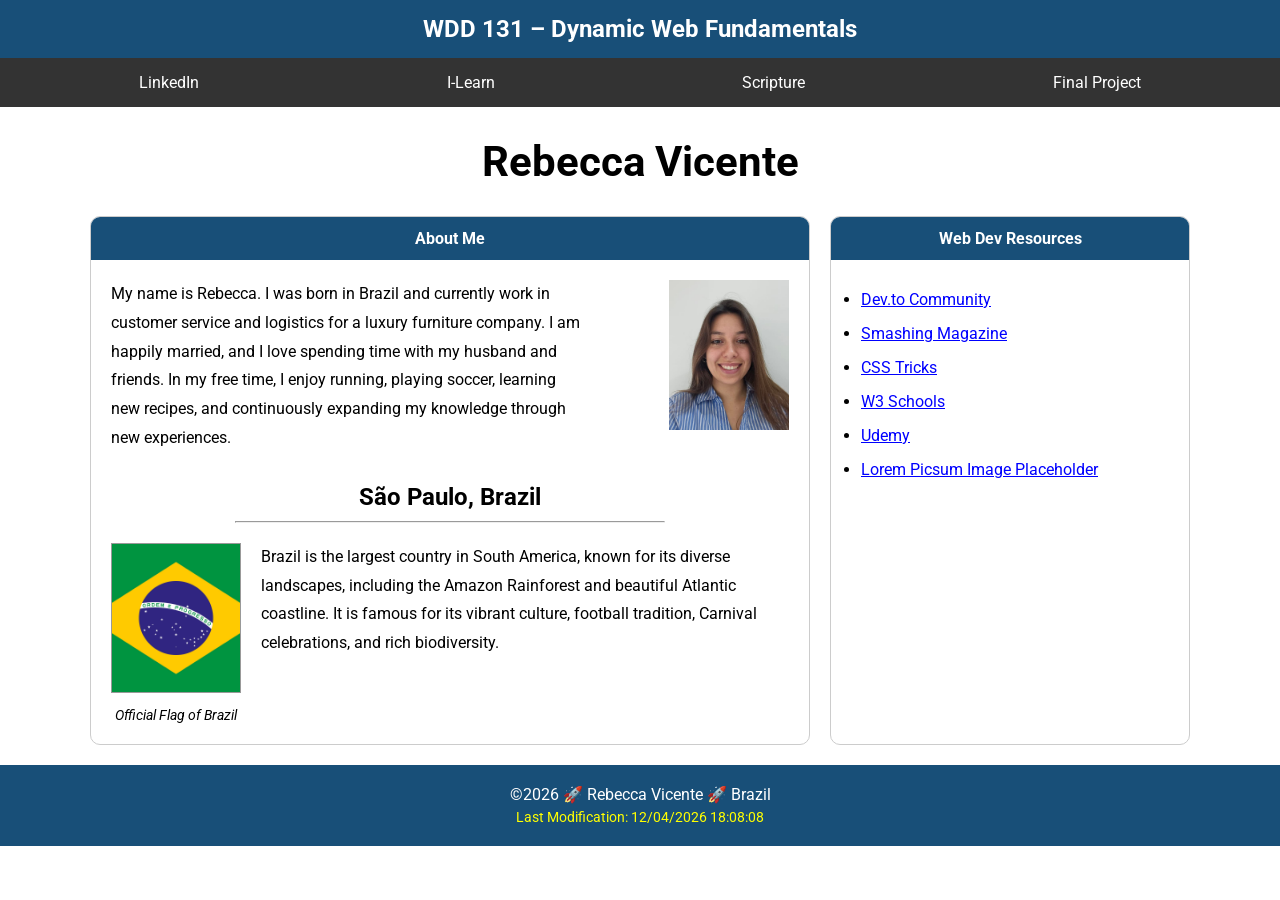
<file: index.html>
<!DOCTYPE html>
<html lang="en">
<head>
    <meta charset="UTF-8">
    <meta name="viewport" content="width=device-width, initial-scale=1.0">
    <meta name="description" content="WDD 131 – Dynamic Web Fundamentals, Rebecca Vicente, HTML, CSS, JavaScript, web development">
    <meta name="author" content="Rebecca Vicente">
    <title>WDD 131 – Dynamic Web Fundamentals – Rebecca Vicente</title>
    <link rel="stylesheet" href="styles/base.css">
    <script src="scripts/getdates.js" defer></script>
    <link rel="preconnect" href="https://fonts.googleapis.com">
    <link rel="preconnect" href="https://fonts.gstatic.com" crossorigin>
    <link href="https://fonts.googleapis.com/css2?family=Roboto:wght@400;700&display=swap" rel="stylesheet">
</head>
<body>

    <!-- Header -->
    <header>
        <h2><span id="course-title">WDD 131 – Dynamic Web Fundamentals</span></h2>

        <nav>
            <a href="https://www.linkedin.com/in/rebeccavallezisilva/">LinkedIn</a>
            <a href="https://byupw.instructure.com/">I-Learn</a>
            <a href="https://www.churchofjesuschrist.org/study/scriptures/bofm/1-ne/21?lang=eng&id=p15-p16#p15">Scripture</a>
            <a href="#">Final Project</a>
        </nav>
    </header>

    <!-- Main --> 
    <main>

        <h1>Rebecca Vicente</h1>

        <div class="container">

            <!-- Left Card -->
            <section class="card about">

                <div class="card-title">
                    About Me
                </div>

                <div class="about-top">

                    <div class="about-text">
                        <p>
                            My name is Rebecca. I was born in Brazil and currently work in customer service 
                            and logistics for a luxury furniture company. I am happily married, and I love spending time with my husband and friends. 
                            In my free time, I enjoy running, playing soccer, learning new recipes, and continuously expanding my knowledge through new experiences.
                        </p>
                    </div>
                    <img src="images/profile.jpg" alt="Profile">
                </div>

                <h2>São Paulo, Brazil</h2>

                <hr>

                <div class="country">

                    <div class="flag">
                        <img src="images/brazil_flag.jpg" alt="Brazil Flag">
                        <p><em>Official Flag of Brazil</em></p>
                    </div>

                    <div class="country-text">
                        <p>
                            Brazil is the largest country in South America, known for its diverse landscapes, 
                        including the Amazon Rainforest and beautiful Atlantic coastline. It is famous for its
                         vibrant culture, football tradition, Carnival celebrations, and rich biodiversity.
                    </p>
                    </div>

                </div>

            </section>

            <!-- Right Card -->
            <section class="card resources">

                <div class="card-title">
                    Web Dev Resources
                </div>

                <ul>
                    <li><a href="#">Dev.to Community</a></li>
                    <li><a href="#">Smashing Magazine</a></li>
                    <li><a href="#">CSS Tricks</a></li>
                    <li><a href="#">W3 Schools</a></li>
                    <li><a href="#">Udemy</a></li>
                    <li><a href="#">Lorem Picsum Image Placeholder</a></li>
                </ul>

            </section>

        </div>

    </main>

    <!-- Footer -->
    <footer>
        
        <p>
            &copy;<span id="currentyear"></span>
           🚀 Rebecca Vicente 🚀 Brazil
        </p>

        <p id="lastModified"></p>
    </footer>

</body>
</html>
</file>
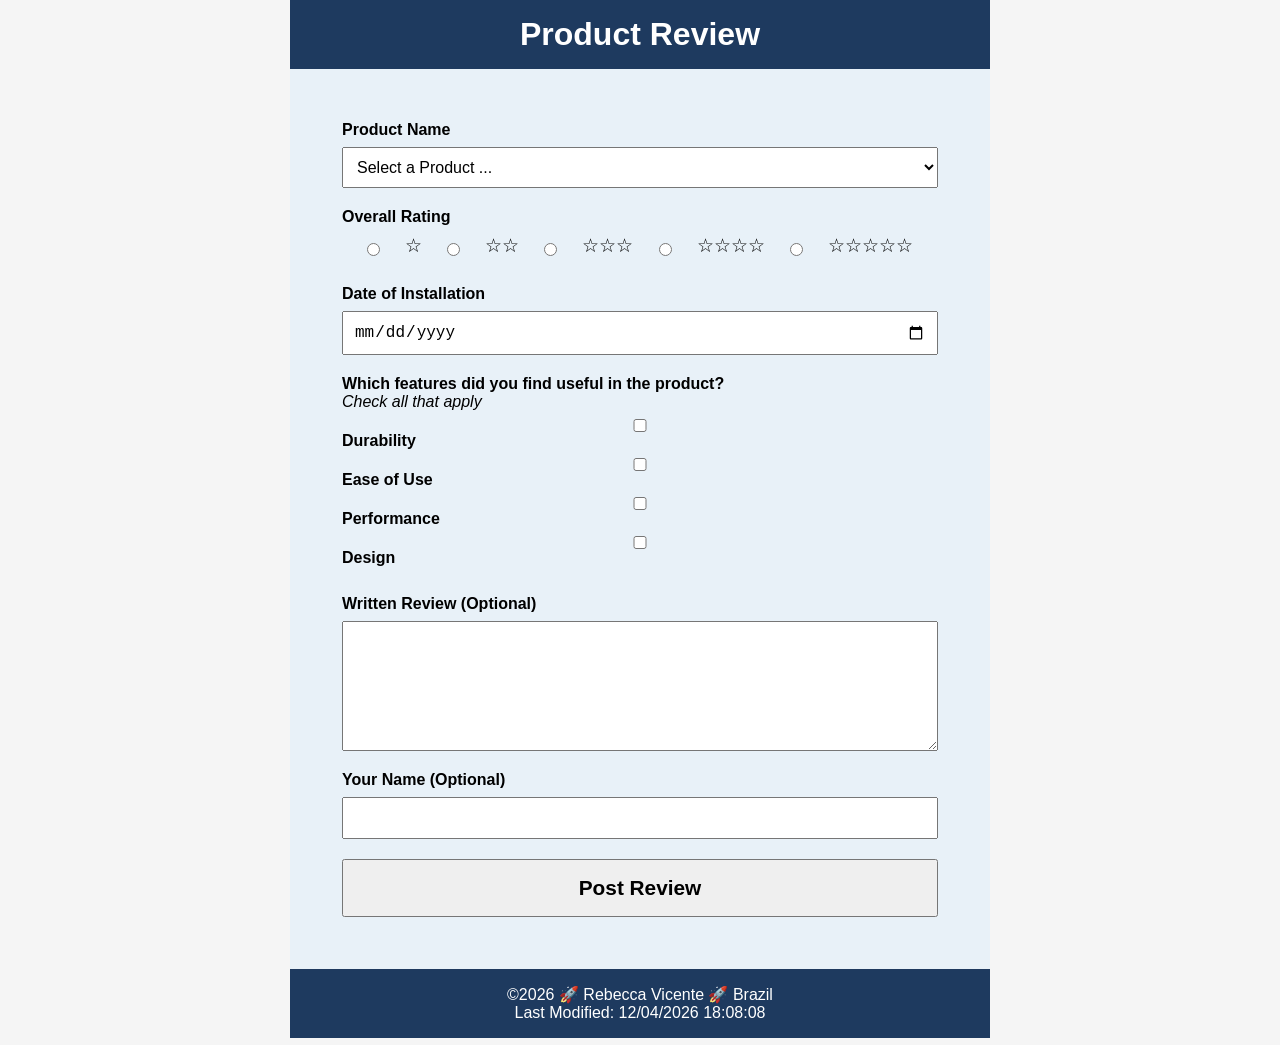
<file: form.html>
<!DOCTYPE html>
<html lang="en-US">
<head>
<meta charset="UTF-8">
<meta name="viewport" content="width=device-width, initial-scale=1.0">

<title>Product Review</title>
<meta name="description" content="Submit a review of your product by selecting a product, rating its quality, choosing useful features, and sharing your experience.">
<meta name="author" content="Rebecca">

<link rel="stylesheet" href="review.css">

<script src="review.js" defer></script>

</head>

<body>

<header>
<h1>Product Review</h1>
</header>

<main>

<form method="get" action="review.html">

<div class="form-group">

<label for="product">Product Name</label>

<select id="product" name="product" required>

<option value="" disabled selected>Select a Product ...</option>

</select>

</div>


<div class="form-group">

<label>Overall Rating</label>

<div class="stars">

<input type="radio" id="one" name="rating" value="1" required>
<label for="one">☆</label>

<input type="radio" id="two" name="rating" value="2" required>
<label for="two">☆☆</label>

<input type="radio" id="three" name="rating" value="3" required>
<label for="three">☆☆☆</label>

<input type="radio" id="four" name="rating" value="4" required>
<label for="four">☆☆☆☆</label>

<input type="radio" id="five" name="rating" value="5" required>
<label for="five">☆☆☆☆☆</label>
</div>

</div>


<div class="form-group">

<label for="install">Date of Installation</label>

<input
type="date"
id="install"
name="install"
required>

</div>


<div class="form-group">

<label>Which features did you find useful in the product?<br>
<span>Check all that apply</span>
</label>

<input type="checkbox" id="durability" name="features" value="Durability">
<label for="durability">Durability</label>

<input type="checkbox" id="ease" name="features" value="Ease of Use">
<label for="ease">Ease of Use</label>

<input type="checkbox" id="performance" name="features" value="Performance">
<label for="performance">Performance</label>

<input type="checkbox" id="design" name="features" value="Design">
<label for="design">Design</label>
</div>


<div class="form-group">

<label for="review">Written Review (Optional)</label>

<textarea
id="review"
name="review"
rows="6"></textarea>

</div>


<div class="form-group">

<label for="username">Your Name (Optional)</label>

<input
type="text"
id="username"
name="username">

</div>

<input
type="submit"
value="Post Review"
class="submit">

</form>

</main>

<footer>

<p>&copy;2026 🚀 Rebecca Vicente 🚀 Brazil</p>

<p id="lastModified"></p>

</footer>

</body>
</html>
</file>
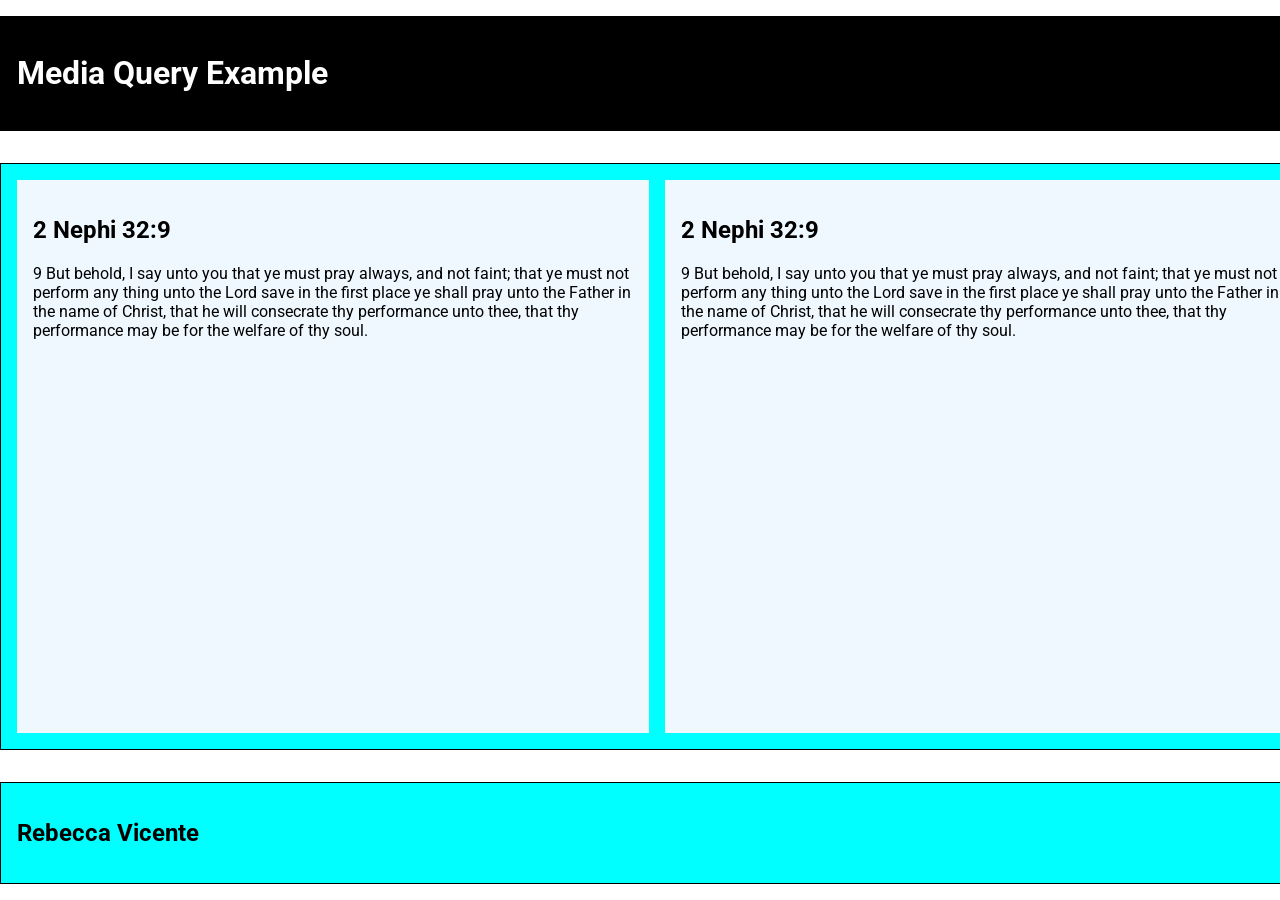
<file: monday.html>
<!DOCTYPE html>
<html lang="en">
<head>
    <meta charset="UTF-8">
    <meta name="viewport" content="width=device-width, initial-scale=1.0">
    <meta name="description" content="WDD 131 – Dynamic Web Fundamentals, Rebecca Vicente, HTML, CSS, JavaScript, web development">
    <meta name="author" content="Rebecca Vicente">
    <title>WDD 131 – Dynamic Web Fundamentals – Rebecca Vicente</title>
    <link rel="preconnect" href="https://fonts.googleapis.com">
    <link rel="preconnect" href="https://fonts.gstatic.com" crossorigin>
    <link href="https://fonts.googleapis.com/css2?family=Roboto:ital,wght@0,100..900;1,100..900&display=swap" rel="stylesheet">
    <link rel="stylesheet" href="monday1.css">
    
</head>

</body>


    <!-- Header -->
    <header>
       <h1>Media Query Example</h1>
           </header>
    <!-- Main --> 
    <main>
        <section>
            <h2>2 Nephi 32:9</h2>
            <p>9 But behold, I say unto you that ye must pray 
                always, and not faint; that ye must not perform any thing unto the Lord save in the first place ye shall pray unto the Father in the name of Christ, that he will consecrate thy performance unto thee, 
                that thy performance may be for the welfare of thy soul.
            </p>
        </section>
        <section>
            <h2>2 Nephi 32:9</h2>
            <p>9 But behold, I say unto you that ye must pray 
                always, and not faint; that ye must not perform any thing unto the Lord save in the first place ye shall pray unto the Father in the name of Christ, that he will consecrate thy performance unto thee, 
                that thy performance may be for the welfare of thy soul.
            </p>
        </section>
    </main>
    <footer>
        <h2>Rebecca Vicente</h2>
    </footer>

</body>
</html>
</file>
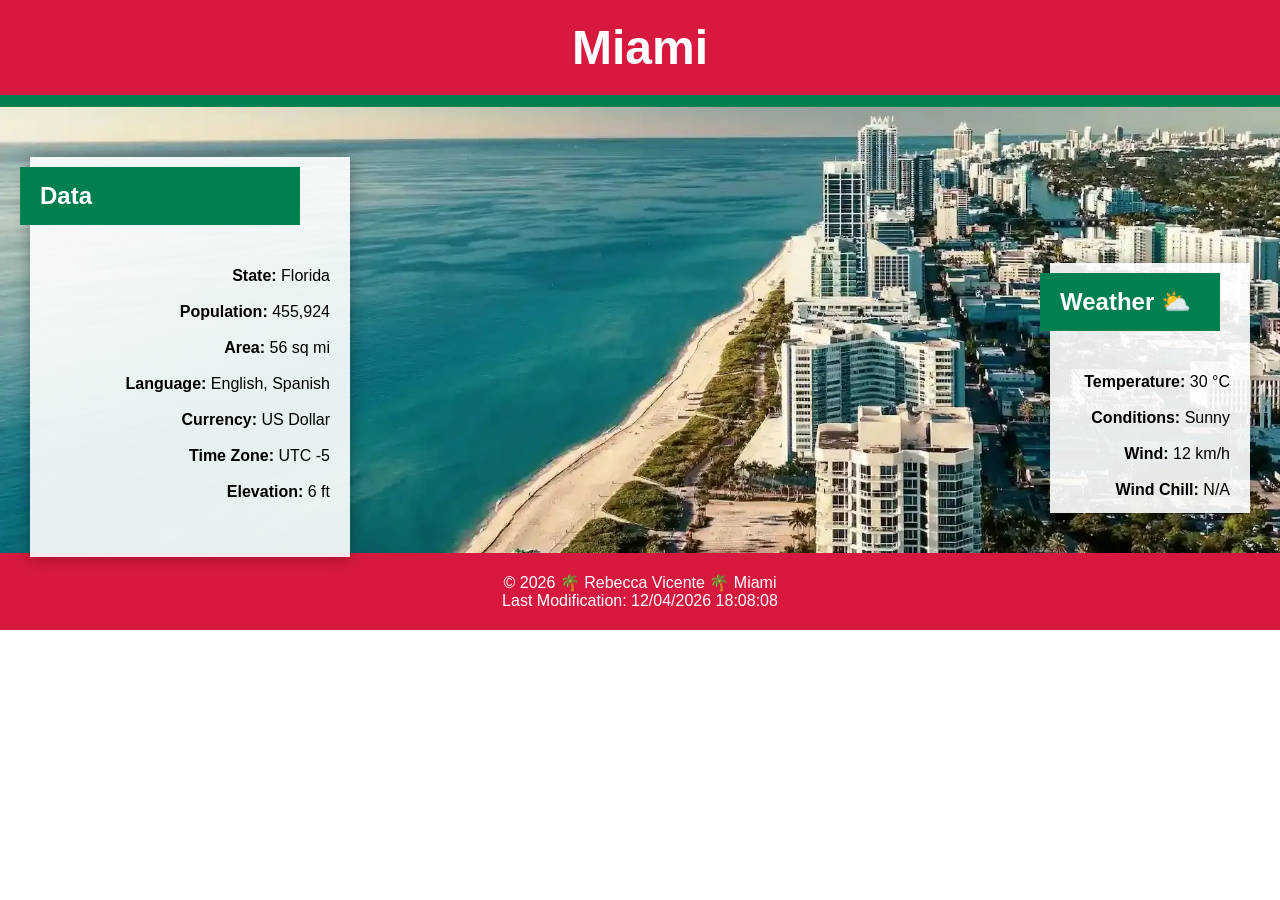
<file: place.html>
<!DOCTYPE html>
<html lang="en-US">
<head>
    <meta charset="UTF-8">
    <meta name="viewport" content="width=device-width, initial-scale=1.0">

    <title>Miami</title>

    <meta name="description" content="Explore Miami, Florida, including its population, geography, climate, and current weather information.">
    <meta name="author" content="Rebecca Vicente">

    <link rel="stylesheet" href="styles/place.css">

    <script src="scripts/place.js" defer></script>
</head>

<body>

<header>
    <h1>Miami</h1>
</header>

<main>

<picture>
    <source media="(max-width: 600px)" srcset="images/miami-small.webp">
    <source media="(max-width: 900px)" srcset="images/miami-medium.webp">
    <img src="images/miami-large.webp" alt="Miami Skyline">
</picture>

<section class="data">

    <h2>Data</h2>

    <p><strong>State:</strong> Florida</p>
    <p><strong>Population:</strong> 455,924</p>
    <p><strong>Area:</strong> 56 sq mi</p>
    <p><strong>Language:</strong> English, Spanish</p>
    <p><strong>Currency:</strong> US Dollar</p>
    <p><strong>Time Zone:</strong> UTC -5</p>
    <p><strong>Elevation:</strong> 6 ft</p>

</section>

<section class="weather">

    <h2>Weather</h2>

    <img src="images/sun.svg" alt="Weather Icon" class="mobile-icon">

   <p><strong>Temperature:</strong> <span id="temp">30</span> °C</p>

    <p><strong>Conditions:</strong> Sunny</p>

    <p><strong>Wind:</strong> <span id="wind">12</span> km/h</p>

    <p><strong>Wind Chill:</strong>
        <span id="windchill"></span>
    </p>

</section>

</main>

<footer>

    <p>
        &copy;
        <span id="currentyear"></span>
        🌴 Rebecca Vicente 🌴 Miami
    </p>

    <p id="lastModified"></p>

</footer>

</body>
</html>
</file>
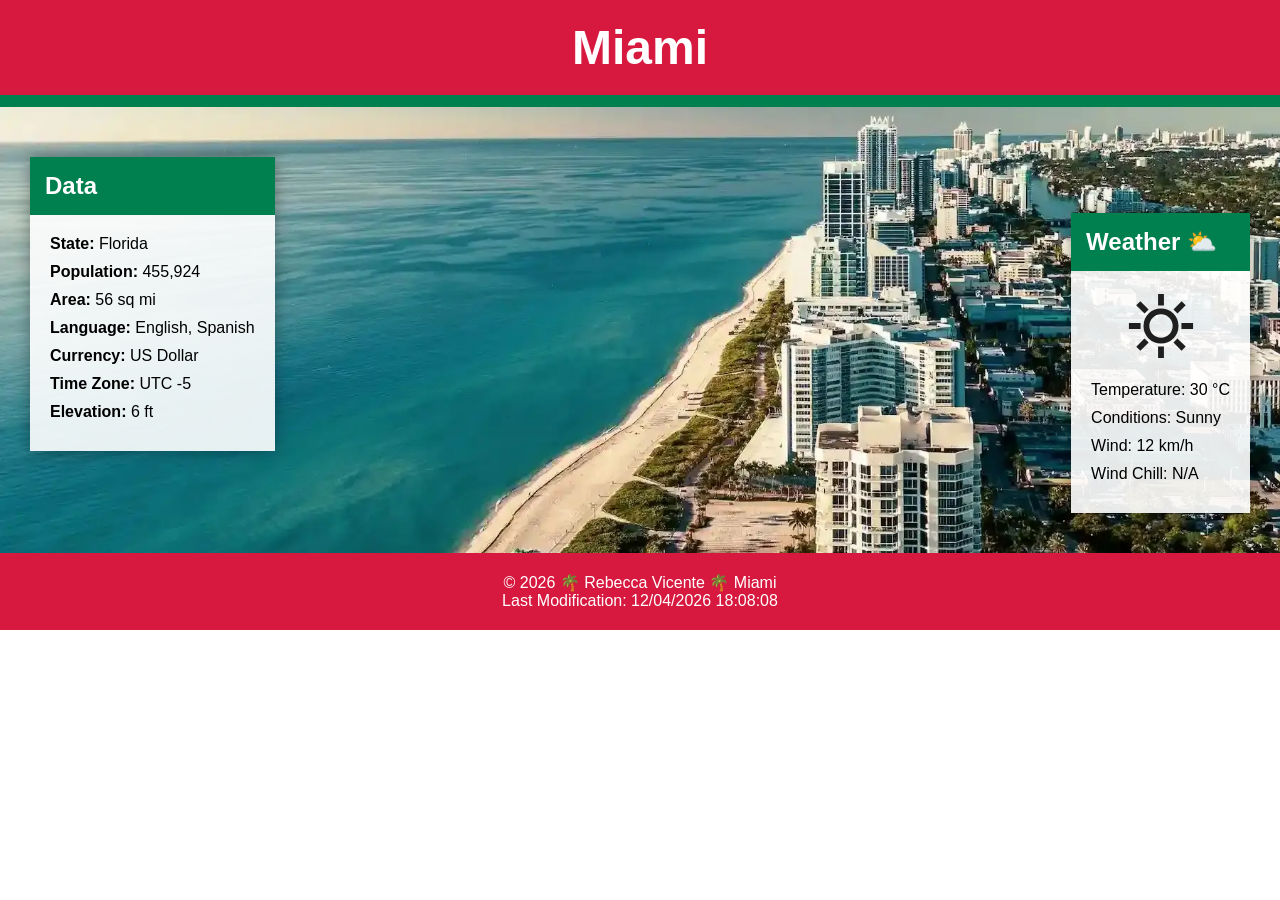
<file: places.html>
<!DOCTYPE html>
<html lang="en-US">
<head>
    <meta charset="UTF-8">
    <meta name="viewport" content="width=device-width, initial-scale=1.0">

    <title>Miami</title>

    <meta name="description" content="Discover Miami, Florida.">
    <meta name="author" content="Rebecca Vicente">

    <link rel="stylesheet" href="styles/places.css">

    <script src="scripts/places.js" defer></script>
</head>

<body>

<header>
    <h1>Miami</h1>
</header>

<main>

<picture>
    <source media="(max-width: 600px)" srcset="images/miami-small.webp">
    <source media="(max-width: 900px)" srcset="images/miami-medium.webp">
    <img src="images/miami-large.webp" alt="Miami Skyline">
</picture>

<section class="data">

    <h2>Data</h2>

    <p><strong>State:</strong> Florida</p>
    <p><strong>Population:</strong> 455,924</p>
    <p><strong>Area:</strong> 56 sq mi</p>
    <p><strong>Language:</strong> English, Spanish</p>
    <p><strong>Currency:</strong> US Dollar</p>
    <p><strong>Time Zone:</strong> UTC -5</p>
    <p><strong>Elevation:</strong> 6 ft</p>

</section>

<section class="weather">

    <h2>Weather</h2>

    <img src="images/sun.svg" alt="Weather Icon" class="mobile-icon">

    <p>Temperature: <span id="temp">30</span> °C</p>

    <p>Conditions: Sunny</p>

    <p>Wind: <span id="wind">12</span> km/h</p>

    <p>Wind Chill:
        <span id="windchill"></span>
    </p>

</section>

</main>

<footer>

    <p>
        &copy;
        <span id="currentyear"></span>
        🌴 Rebecca Vicente 🌴 Miami
    </p>

    <p id="lastModified"></p>

</footer>

</body>
</html>
</file>
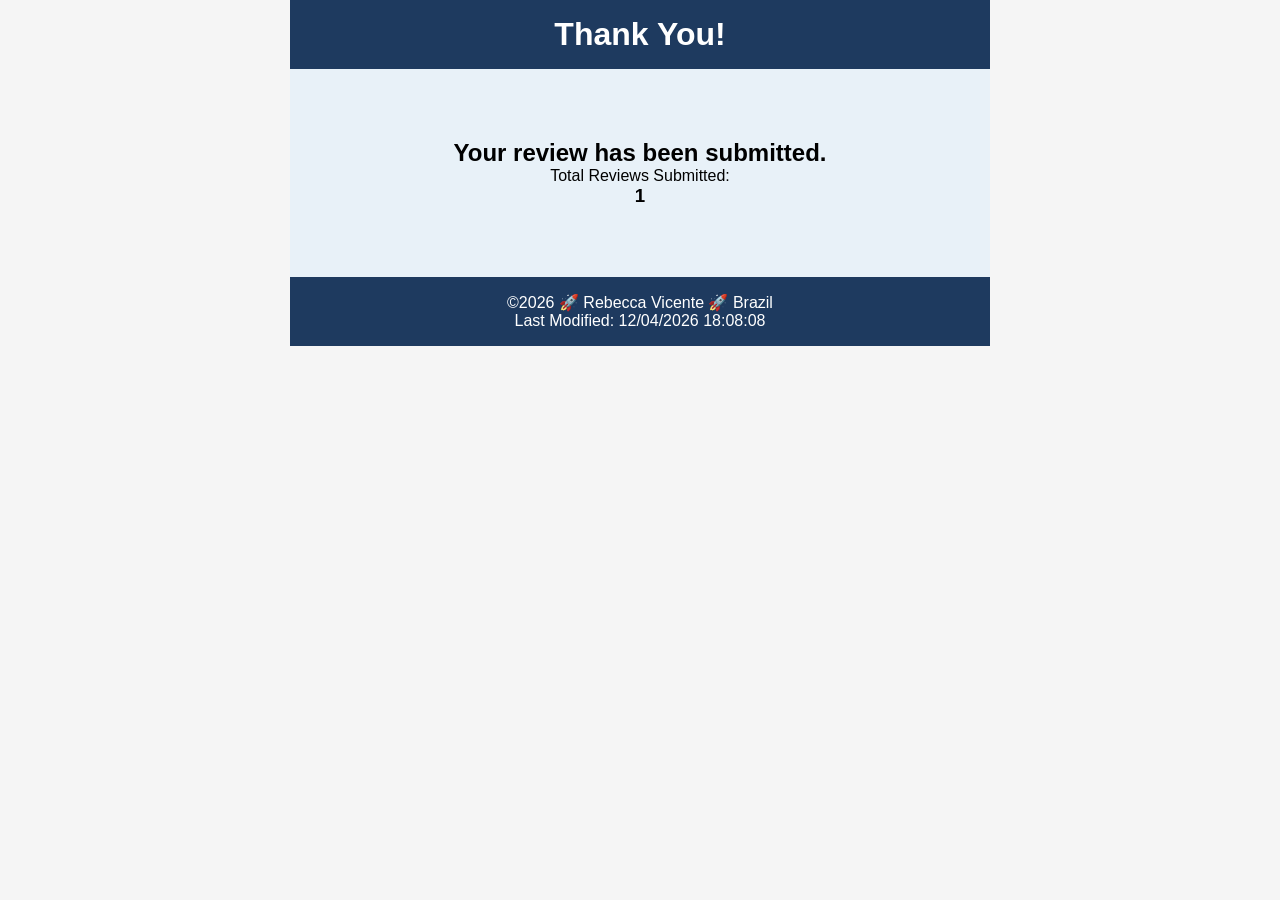
<file: review.html>
<!DOCTYPE html>
<html lang="en-US">

<head>

<meta charset="UTF-8">
<meta name="viewport" content="width=device-width, initial-scale=1.0">

<title>Review Submitted</title>

<link rel="stylesheet" href="review.css">

<script src="reviewcount.js" defer></script>

</head>

<body>

<header>

<h1>Thank You!</h1>

</header>

<main>

<section class="confirmation">

<h2>Your review has been submitted.</h2>

<p>Total Reviews Submitted:</p>

<h3 id="counter"></h3>

</section>

</main>

<footer>

<p>&copy;2026 🚀 Rebecca Vicente 🚀 Brazil</p>

<p id="lastModified"></p>

</footer>

</body>

</html>
</file>
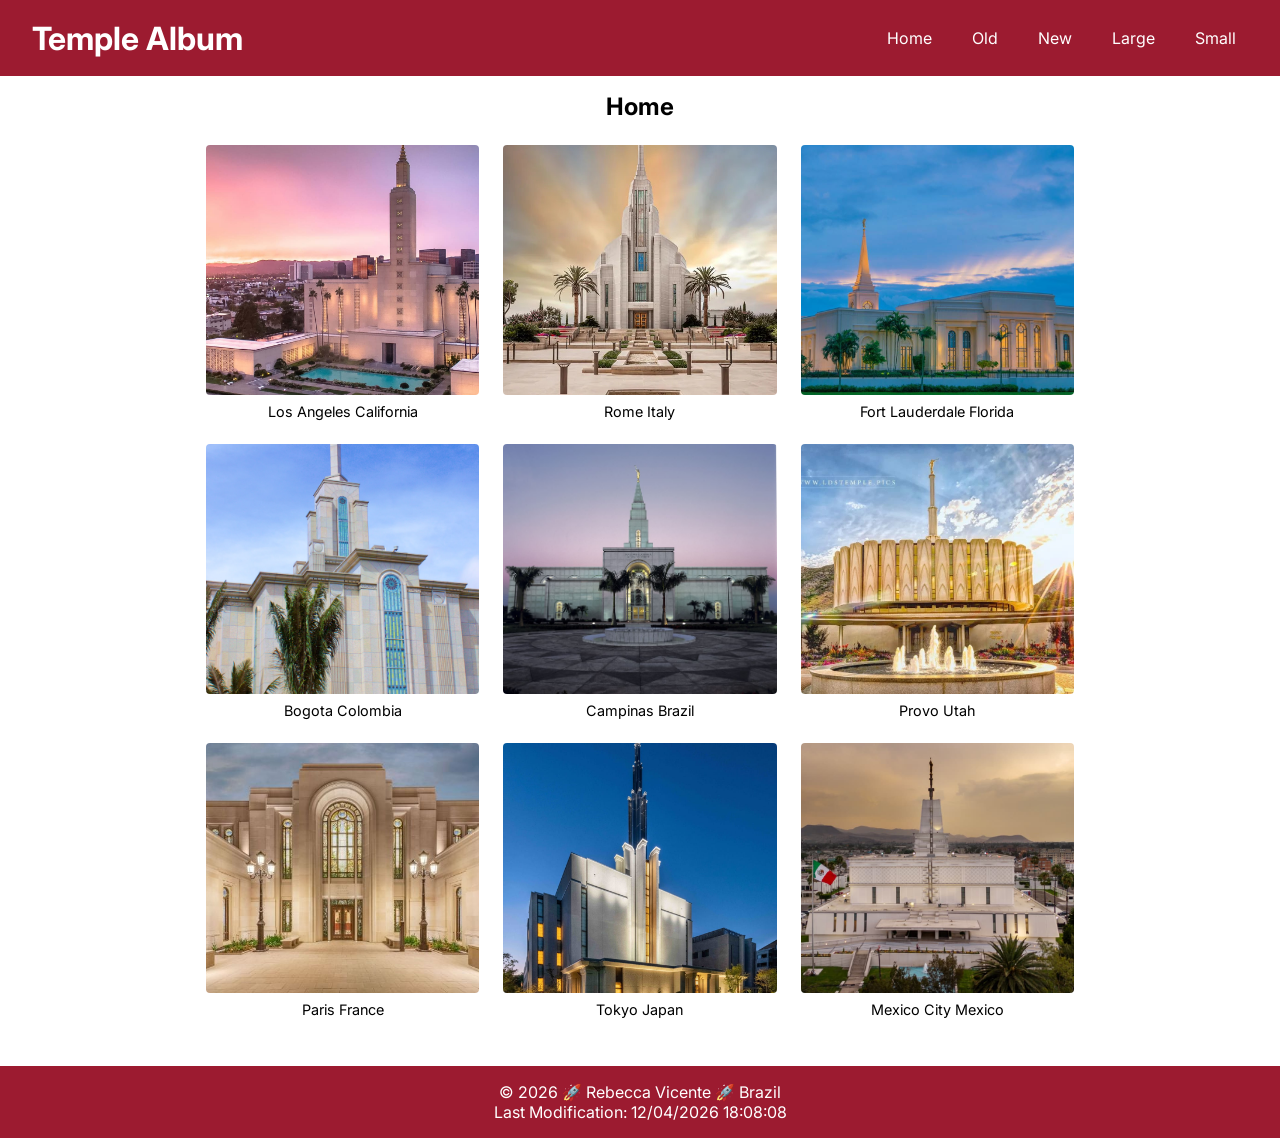
<file: temples.html>
<!DOCTYPE html>
<html lang="en-US">
<head>
    <meta charset="UTF-8">
    <meta name="viewport" content="width=device-width, initial-scale=1.0">

    <title>Temple Album</title>
    <meta name="description" content="Browse a collection of beautiful temple images from around the world in this responsive Temple Album created for the WDD 131 course.">
    <meta name="author" content="Rebecca Vicente">

    <!-- Google Font -->
    <link rel="preconnect" href="https://fonts.googleapis.com">
    <link rel="preconnect" href="https://fonts.gstatic.com" crossorigin>
    <link href="https://fonts.googleapis.com/css2?family=Inter:ital,opsz,wght@0,14..32,100..900;1,14..32,100..900&family=Roboto:ital,wght@0,100..900;1,100..900&display=swap" rel="stylesheet">

    <!-- Mobile First -->
    <link rel="stylesheet" href="styles/temples.css">
    <link rel="stylesheet" href="styles/temples-large.css">

    <script src="scripts/temples.js" defer></script>

</head>

<body>

<header>

    <h1>Temple Album</h1>

    <button id="menu" aria-label="Open Menu">☰</button>

    <nav id="nav-menu">

        <a href="#">Home</a>
        <a href="#">Old</a>
        <a href="#">New</a>
        <a href="#">Large</a>
        <a href="#">Small</a>

    </nav>

</header>

<main>

    <h2>Home</h2>

    <section class="gallery">

        <figure>
            <img src="images/temple1.jpg" alt="Temple">
            <figcaption>Los Angeles California</figcaption>
        </figure>

        <figure>
            <img src="images/temple2.jpg" alt="Temple">
            <figcaption>Rome Italy</figcaption>
        </figure>

        <figure>
            <img src="images/temple3.jpg" alt="Temple">
            <figcaption>Fort Lauderdale Florida</figcaption>
        </figure>

        <figure>
            <img src="images/temple4.jpg" alt="Temple">
            <figcaption>Bogota Colombia</figcaption>
        </figure>

        <figure>
            <img src="images/temple5.jpg" alt="Temple">
            <figcaption>Campinas Brazil</figcaption>
        </figure>

        <figure>
            <img src="images/temple6.jpg" alt="Temple">
            <figcaption>Provo Utah</figcaption>
        </figure>

        <figure>
            <img src="images/temple7.jpg" alt="Temple">
            <figcaption>Paris France</figcaption>
        </figure>

        <figure>
            <img src="images/temple8.jpg" alt="Temple">
            <figcaption>Tokyo Japan</figcaption>
        </figure>

        <figure>
            <img src="images/temple9.jpg" alt="Temple">
            <figcaption>Mexico City Mexico</figcaption>
        </figure>

    </section>

</main>

<footer>

    <p>
        &copy;
        <span id="currentyear"></span>
        🚀 Rebecca Vicente 🚀 Brazil
    </p>

    <p id="lastModified"></p>

</footer>

</body>
</html>
</file>
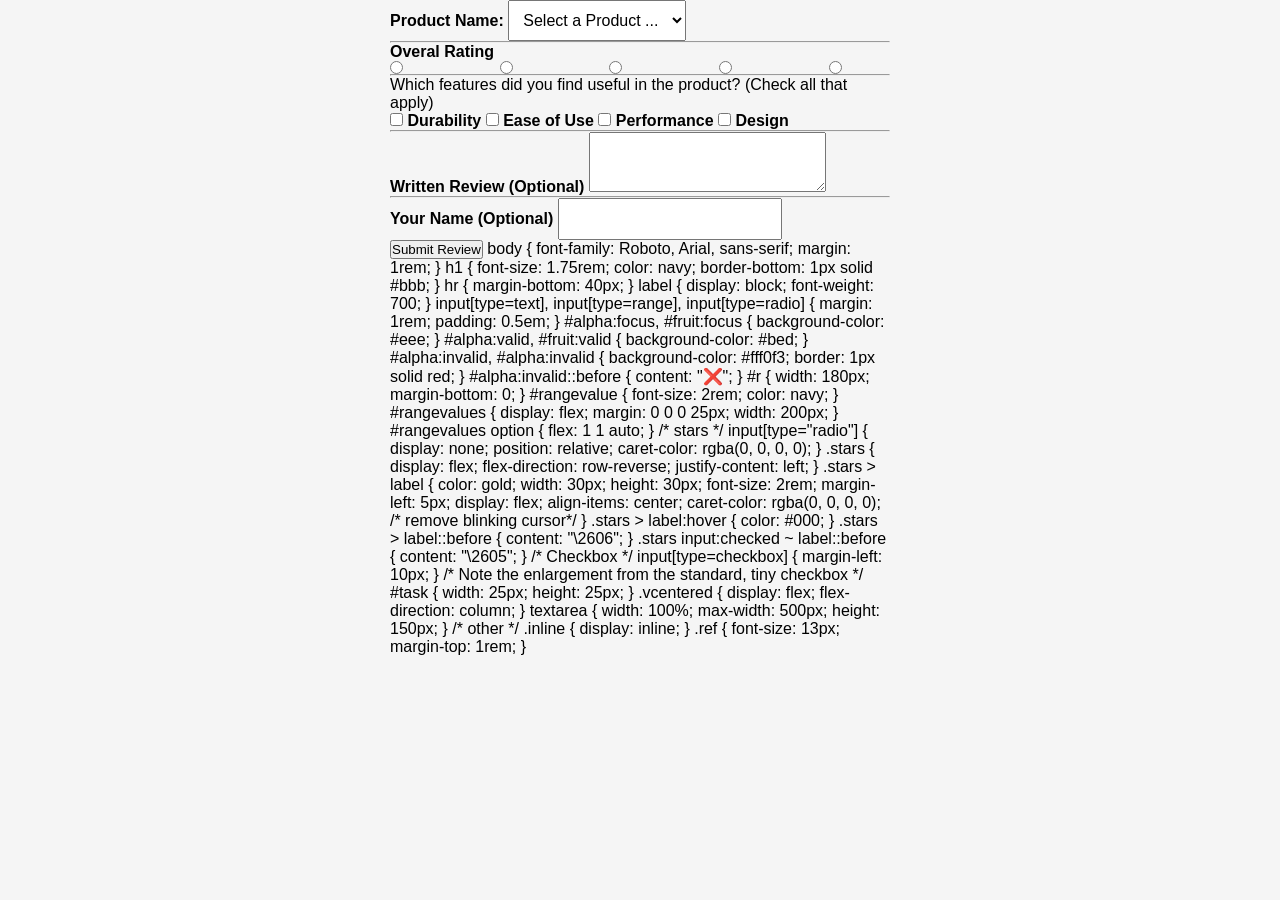
<file: teste.html>
<!DOCTYPE html>
<html lang="en-US">
<head>
    <meta charset="UTF-8">
    <meta name="viewport" content="width=device-width, initial-scale=1.0">

    <title>Product Review</title>
    <meta name="description" content="">
    <meta name="author" content="Rebecca Vicente">

    <!-- Google Font -->
    <link rel="preconnect" href="https://fonts.googleapis.com">
    <link rel="preconnect" href="https://fonts.gstatic.com" crossorigin>
    <link href="https://fonts.googleapis.com/css2?family=Inter:ital,opsz,wght@0,14..32,100..900;1,14..32,100..900&family=Roboto:ital,wght@0,100..900;1,100..900&display=swap" rel="stylesheet">

    <link rel="stylesheet" href="form.css">
    <script src="form.js" defer></script>



<!-- Product Name -->

<label for="product">Product Name:</label>

<select id="product" name="product" required>
    <option value="" disabled selected>Select a Product ...</option>
</select>


<!-- Overal rating -->

<div class="ref">
	<a href="https://developer.mozilla.org/en-US/docs/Web/HTML/Element/input/range"></a>
</div>
<hr>

<label>Overal Rating</label>
<div class="stars">
	<input type="radio" id="fivestar" name="stars" value="5" required><label for="fivestar"></label>
	<input type="radio" id="fourstar" name="stars" value="4" required><label for="fourstar"></label>
	<input type="radio" id="threestar" name="stars" value="3" required><label for="threestar"></label>
	<input type="radio" id="twostar" name="stars" value="2" required><label for="twostar"></label>
	<input type="radio" id="onestar" name="stars" value="1" required><label for="onestar"></label>
</div>
<div class="ref"><a href="https://codepen.io/nevkatz/pen/OJPBBpL" target="_blank"></a></div>
<hr>

<!-- 
Date of Installation
Use a input of type date to allow the user to select the date the product was installed.
The required attributes are an id, name, and required-->

<!--Checkbox-->


<div class="vcentered">
    <p>Which features did you find useful in the product? (Check all that apply)</p>

    <label for="durability">
        <input type="checkbox" id="durability" name="features" value="Durability">
        Durability
    </label>

    <label for="ease">
        <input type="checkbox" id="ease" name="features" value="Ease of Use">
        Ease of Use
    </label>

    <label for="performance">
        <input type="checkbox" id="performance" name="features" value="Performance">
        Performance
    </label>

    <label for="design">
        <input type="checkbox" id="design" name="features" value="Design">
        Design
    </label>
</div>


<div class="ref">
	<a href="https://developer.mozilla.org/en-US/docs/Web/HTML/Element/input/range"></a>
</div>
<hr>

<!-- Written Review-->
<label for="alpha">Written Review (Optional)</label>
<textarea id="alpha" name="alpha"></textarea>


<div class="ref">
	<a href="https://developer.mozilla.org/en-US/docs/Web/HTML/Element/input/range"></a>
</div>
<hr>

<!-- Name-->

<form method="get" action="review.html">
    <label for="name"> Your Name (Optional)</label>
    <input type="text" id="name" name="name">

    
</form>


<!-- Submit-->

<button type="submit">Submit Review</button>









body {
	font-family: Roboto, Arial, sans-serif;
	margin: 1rem;
}

h1 {
	font-size: 1.75rem;
	color: navy;
	border-bottom: 1px solid #bbb;
}

hr {
	margin-bottom: 40px;
}

label {
	display: block;
	font-weight: 700;
}

input[type=text], input[type=range], input[type=radio] {
	margin: 1rem;
	padding: 0.5em;
}

#alpha:focus, #fruit:focus {
	background-color: #eee;
}

#alpha:valid, #fruit:valid {
	background-color: #bed;
}
#alpha:invalid, #alpha:invalid {
	background-color: #fff0f3;
	border: 1px solid red;
}
#alpha:invalid::before {
	content: "❌";
}


#r {
	width: 180px;
	margin-bottom: 0;
}

#rangevalue {
	font-size: 2rem;
	color: navy;
}

#rangevalues {
	display: flex;
	margin: 0 0 0 25px;
	width: 200px;
}

#rangevalues option {
	flex: 1 1 auto;
}



/* stars */
input[type="radio"] {
	display: none;
	position: relative;
	caret-color: rgba(0, 0, 0, 0);
}

.stars {
	display: flex;
	flex-direction: row-reverse;
	justify-content: left;
}

.stars > label {
	color: gold;
	width: 30px;
	height: 30px;
	font-size: 2rem;
	margin-left: 5px;
	display: flex;
	align-items: center;
	caret-color: rgba(0, 0, 0, 0); /* remove blinking cursor*/
}

.stars > label:hover {
	color: #000;
}

.stars > label::before {
	content: "\2606";
}

.stars input:checked ~ label::before {
	content: "\2605";
}


/* Checkbox */
input[type=checkbox] {
	margin-left: 10px;
}
/* Note the enlargement from the standard, tiny checkbox */
#task {
	width: 25px;
	height: 25px;
}

.vcentered {
	display: flex;
    flex-direction: column;
	
}
textarea {
    width: 100%;
    max-width: 500px;
    height: 150px;
}

/* other */
.inline {
	display: inline;
}

.ref {
	font-size: 13px;
	margin-top: 1rem;
}
</file>
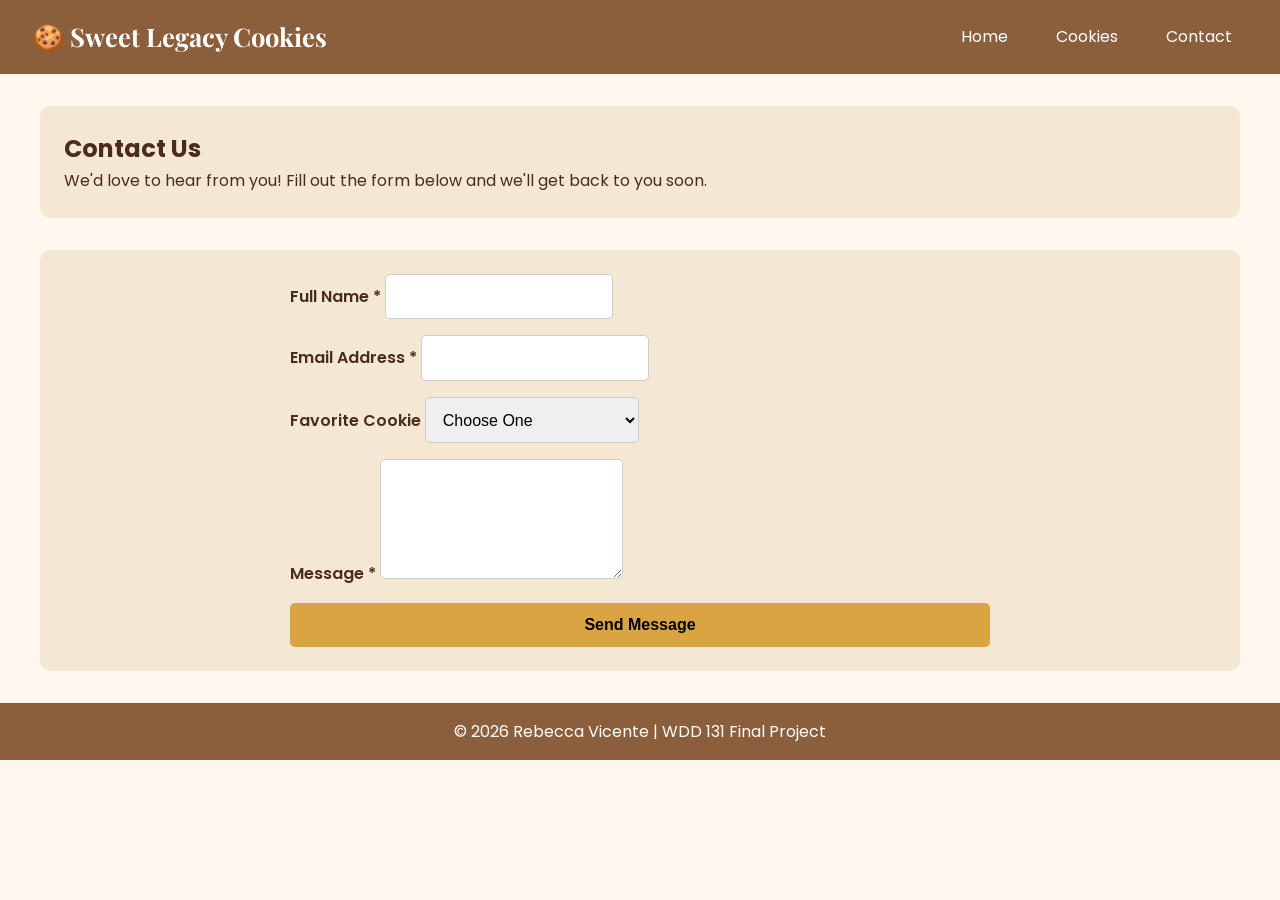
<file: project/contact.html>
<!DOCTYPE html>
<html lang="en-US">
<head>

<meta charset="UTF-8">
<meta name="viewport" content="width=device-width, initial-scale=1.0">

<title>Contact Us | Sweet Legacy Cookies</title>

<meta name="description" content="Contact Sweet Legacy Cookies for questions, orders, delivery information, or feedback.">

<meta name="author" content="Rebecca Vicente">

<link rel="preconnect" href="https://fonts.googleapis.com">
<link rel="preconnect" href="https://fonts.gstatic.com" crossorigin>

<link href="https://fonts.googleapis.com/css2?family=Playfair+Display:wght@700&family=Poppins:wght@400;600&display=swap" rel="stylesheet">

<link rel="stylesheet" href="css/styles.css">
<link rel="stylesheet" href="css/larger.css">

<script src="js/contact.js" defer></script>

</head>

<body>

<header>

<div class="logo">
🍪 Sweet Legacy Cookies
</div>

<button id="menuButton" aria-label="Open Navigation">
☰
</button>

<nav id="navigation">

<a href="siteplan.html">Home</a>

<a href="cookies.html">Cookies</a>

<a href="contact.html">Contact</a>

</nav>

</header>

<main>

<section>

<h1>Contact Us</h1>

<p>

We'd love to hear from you! Fill out the form below and we'll get back to you soon.

</p>

</section>

<section>

<form id="contactForm">

<div>

<label for="name">Full Name *</label>

<input
type="text"
id="name"
name="name"
required>

</div>

<div>

<label for="email">Email Address *</label>

<input
type="email"
id="email"
name="email"
required>

</div>

<div>

<label for="favorite">Favorite Cookie</label>

<select id="favorite" name="favorite">

<option value="">Choose One</option>

<option>Classic Chocolate Chip</option>

<option>Oatmeal Raisin</option>

<option>Sugar Cookie</option>

<option>Double Chocolate</option>

<option>Peanut Butter</option>

<option>Snickerdoodle</option>

</select>

</div>

<div>

<label for="message">Message *</label>

<textarea
id="message"
name="message"
required></textarea>

</div>

<input type="submit" value="Send Message">

</form>

<div id="confirmation"></div>

</section>

</main>

<footer>

<p>

© 2026 Rebecca Vicente | WDD 131 Final Project

</p>

</footer>

</body>
</html>
</file>
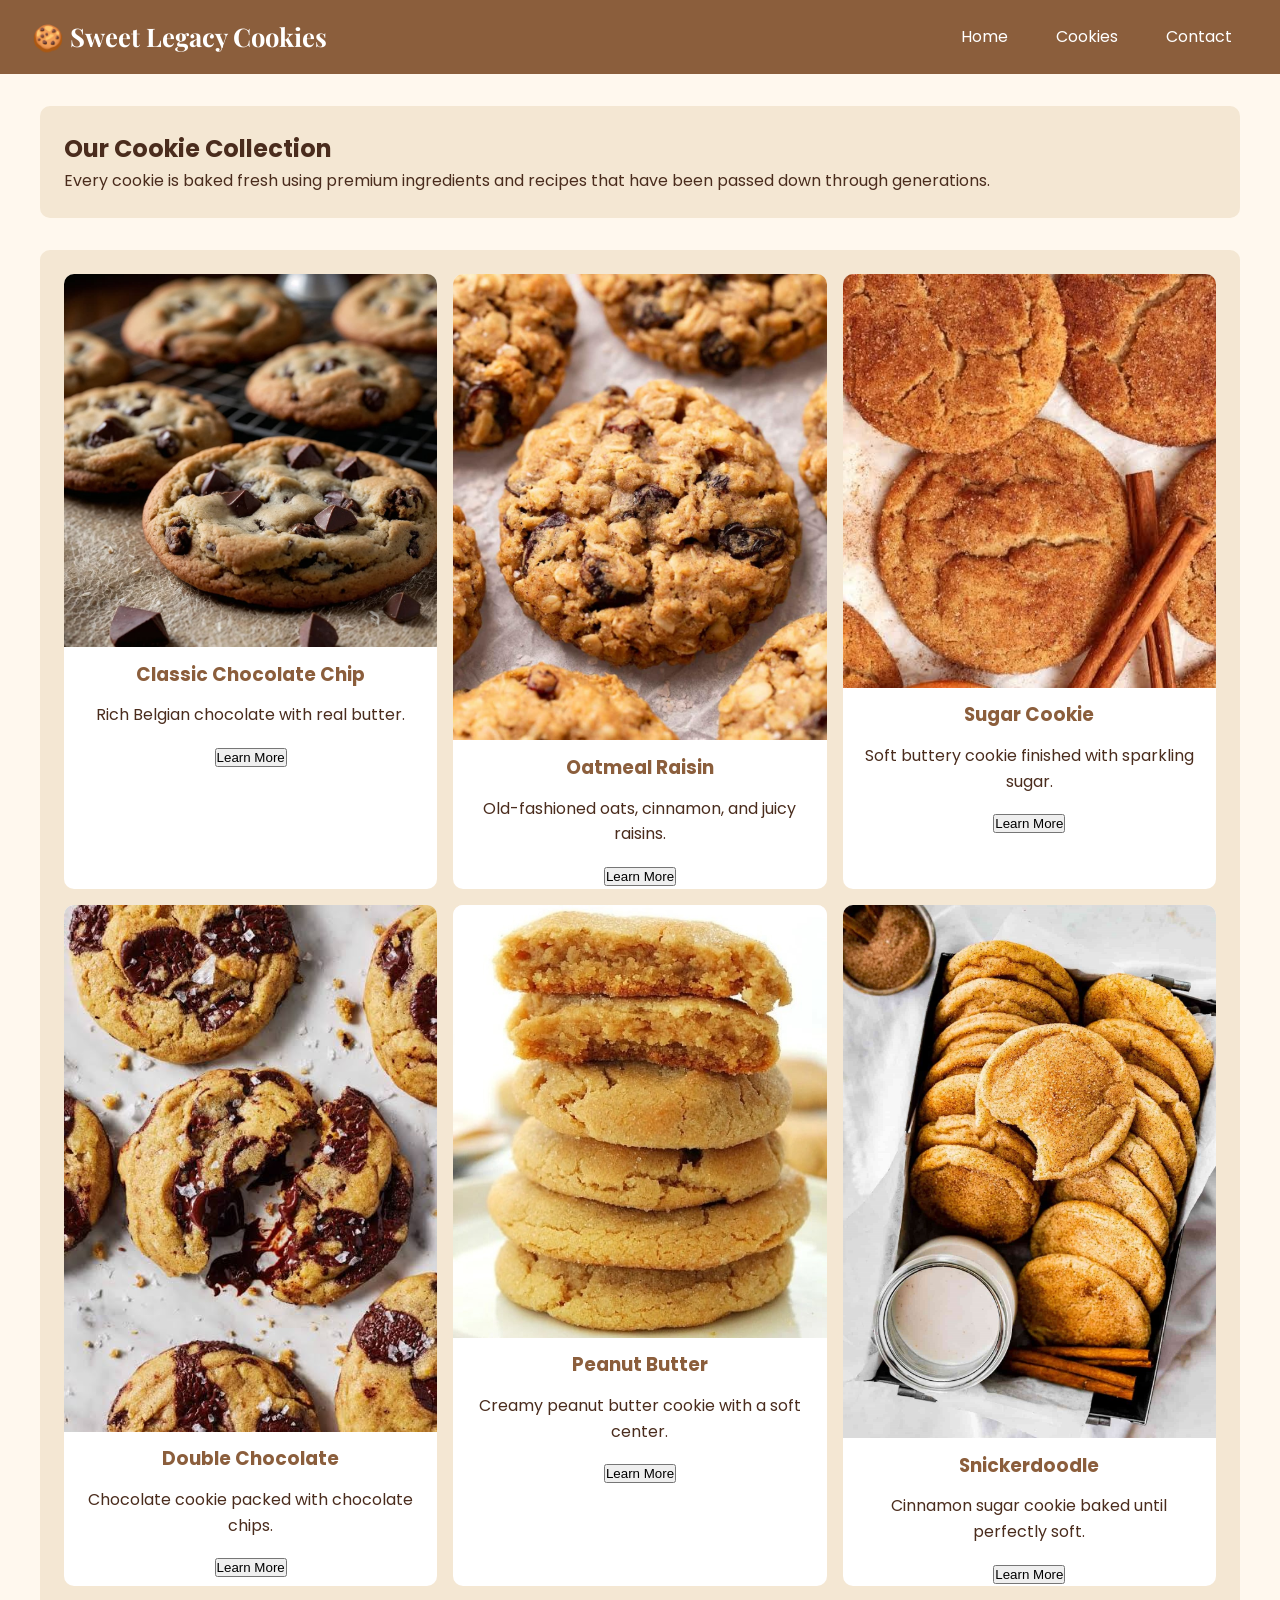
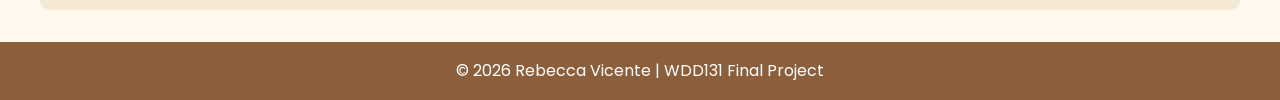
<file: project/cookies.html>
<!DOCTYPE html>
<html lang="en-US">

<head>

<meta charset="UTF-8">
<meta name="viewport" content="width=device-width, initial-scale=1.0">

<title>Our Cookies | Sweet Legacy Cookies</title>

<meta name="description" content="Browse our handcrafted cookie collection made with premium ingredients and family recipes.">

<meta name="author" content="Rebecca Vicente">

<link rel="preconnect" href="https://fonts.googleapis.com">
<link rel="preconnect" href="https://fonts.gstatic.com" crossorigin>

<link href="https://fonts.googleapis.com/css2?family=Playfair+Display:wght@700&family=Poppins:wght@400;600&display=swap" rel="stylesheet">

<link rel="stylesheet" href="css/styles.css">
<link rel="stylesheet" href="css/larger.css">

<script src="js/cookies.js" defer></script>

</head>

<body>

<header>

<div class="logo">
🍪 Sweet Legacy Cookies
</div>

<button id="menuButton" aria-label="Open Navigation">
☰
</button>

<nav id="navigation">

<a href="siteplan.html">Home</a>

<a href="cookies.html">Cookies</a>

<a href="contact.html">Contact</a>

</nav>

</header>

<main>

<section>

<h1>Our Cookie Collection</h1>

<p>

Every cookie is baked fresh using premium ingredients and recipes that have been passed down through generations.

</p>

</section>

<section>

<div id="cookieContainer" class="cookie-grid">

<!-- Cookie cards will be created with JavaScript -->

</div>

</section>

</main>

<footer>

<p>

© 2026 Rebecca Vicente | WDD131 Final Project

</p>

</footer>

</body>

</html>
</file>
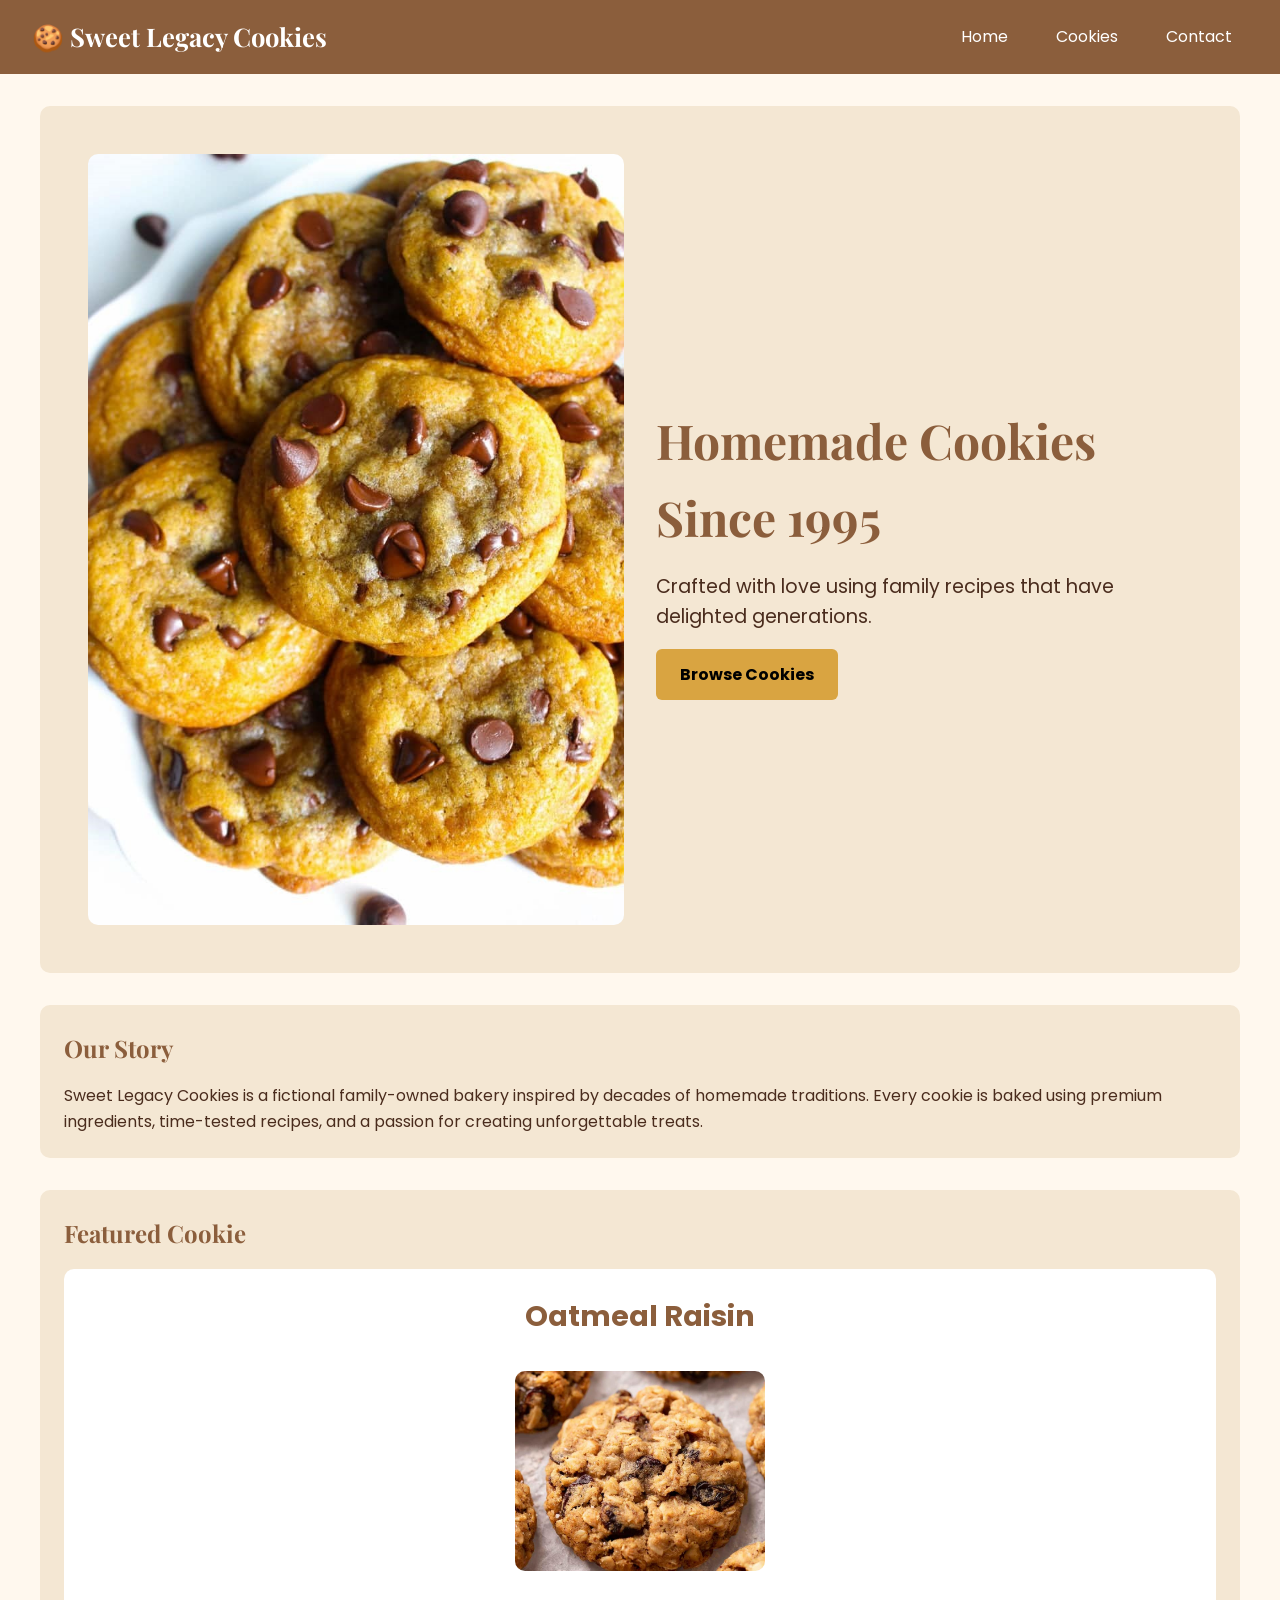
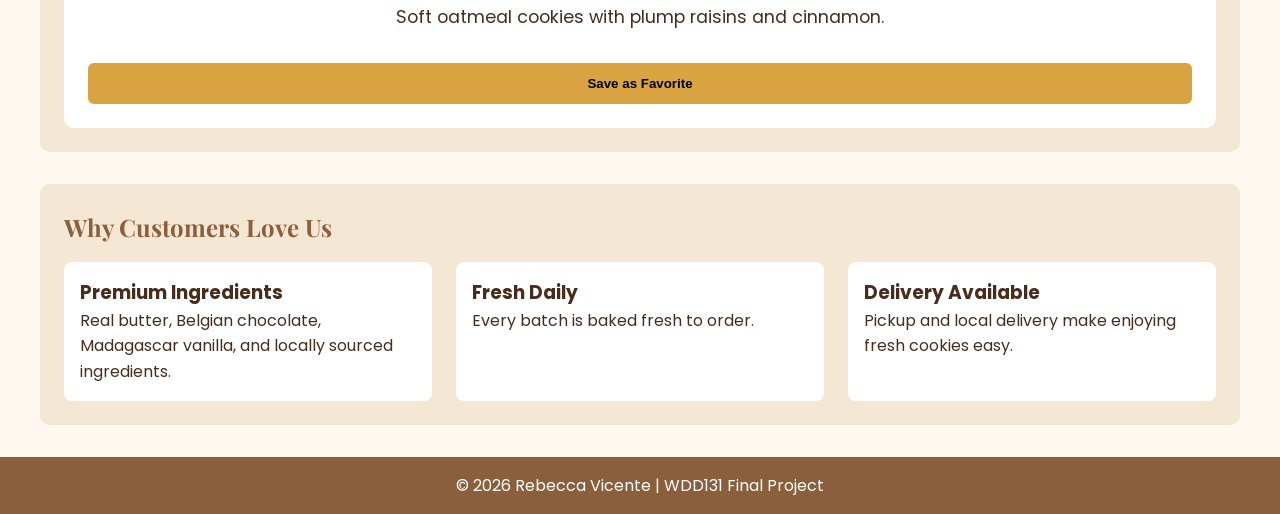
<file: project/siteplan.html>
<!DOCTYPE html>
<html lang="en-US">

<head>

<meta charset="UTF-8">
<meta name="viewport" content="width=device-width, initial-scale=1.0">

<title>Sweet Legacy Cookies | Homemade Cookies Since 1995</title>

<meta name="description" content="Discover Sweet Legacy Cookies, a family-inspired bakery offering handcrafted gourmet cookies made with premium ingredients, available for local pickup and delivery.">

<meta name="author" content="Rebecca Vicente">

<link rel="preconnect" href="https://fonts.googleapis.com">
<link rel="preconnect" href="https://fonts.gstatic.com" crossorigin>

<link href="https://fonts.googleapis.com/css2?family=Playfair+Display:wght@700&family=Poppins:wght@400;600&display=swap" rel="stylesheet">

<link rel="stylesheet" href="css/styles.css">
<link rel="stylesheet" href="css/larger.css">

<script src="js/main.js" defer></script>

</head>

<body>

<header>

<div class="logo">
🍪 Sweet Legacy Cookies
</div>

<button id="menuButton" aria-label="Open Navigation">
☰
</button>

<nav id="navigation">

<a href="siteplan.html">Home</a>

<a href="cookies.html">Cookies</a>

<a href="contact.html">Contact</a>

</nav>

</header>

<main>

<section class="hero">

<img
src="images/hero.jpg"
alt="Fresh homemade cookies"
loading="lazy">

<div class="hero-text">

<h1>Homemade Cookies Since 1995</h1>

<p>
Crafted with love using family recipes that have delighted generations.
</p>

<a href="cookies.html" class="button">
Browse Cookies
</a>

</div>

</section>

<section>

<h2>Our Story</h2>

<p>

Sweet Legacy Cookies is a fictional family-owned bakery inspired by decades of homemade traditions. Every cookie is baked using premium ingredients, time-tested recipes, and a passion for creating unforgettable treats.

</p>

</section>

<section>

<h2>Featured Cookie</h2>

<div id="featuredCookie">

</div>

</section>

<section>

<h2>Why Customers Love Us</h2>

<div class="features">

<div>

<h3>Premium Ingredients</h3>

<p>

Real butter, Belgian chocolate, Madagascar vanilla, and locally sourced ingredients.

</p>

</div>

<div>

<h3>Fresh Daily</h3>

<p>

Every batch is baked fresh to order.

</p>

</div>

<div>

<h3>Delivery Available</h3>

<p>

Pickup and local delivery make enjoying fresh cookies easy.

</p>

</div>

</div>

</section>

</main>

<footer>

<p>

© 2026 Rebecca Vicente | WDD131 Final Project

</p>

</footer>

</body>

</html>
</file>
<file: styles/base.css>
*{
    margin:0;
    padding:0;
    box-sizing:border-box;
}

#course-title{
    display:block;
}

body{
    font-family: "Roboto", sans-serif;
}

/* Header */

header{
    display:block;
}

header h2{
    background:#184f78;
    color:white;
    text-align:center;
    padding:15px;
}

nav{
    background:#333;
    display:flex;
    justify-content:space-around;
    padding:15px;
}

nav a{
    color:white;
    text-decoration:none;
}

nav a:hover{
    text-decoration:underline;
}

/* Main */

main{
    max-width:1100px;
    width:90%;
    margin:auto;
}

h1{
    text-align:center;
    margin:30px 0;
    font-size:42px;
}

.container{
    display:grid;
    grid-template-columns:2fr 1fr;
    gap:20px;
}

/* Cards */

.card{
    border:1px solid #ccc;
    border-radius:10px;
    overflow:hidden;
}

.card-title{
    background:#184f78;
    color:white;
    text-align:center;
    font-weight:bold;
    padding:12px;
}

/* About */

.about{
    padding-bottom:20px;
}

.about-top{
    display:flex;
    justify-content:space-between;
    padding:20px;
}

.about-text{
    width:70%;
    line-height:1.8;
}

.about img{
    width:120px;
    height:150px;
    object-fit:cover;
}

.about h2{
    text-align:center;
    margin:10px 0;
}

.about hr{
    width:60%;
    margin:10px auto 20px;
}

.country{
    display:flex;
    padding:0 20px;
}

.flag{
    text-align:center;
    margin-right:20px;
}

.flag img{
    width:130px;
    border:1px solid #999;
}

.flag p{
    margin-top:10px;
    font-size:.9rem;
}

.country-text{
    line-height:1.8;
}

/* Resources */

.resources ul{
    padding:30px;
}

.resources li{
    margin-bottom:15px;
}

.resources a{
    color:blue;
}

/* Footer */

footer{
    margin-top:20px;
    background:#184f78;
    color:white;
    text-align:center;
    padding:20px;
}

footer p:last-child{
    color:yellow;
    margin-top:5px;
    font-size:.9rem;
}

/* Mobile */
@media screen and (max-width: 768px) {

    nav {
        flex-direction: column;
        align-items: center;
        gap: 15px;
    }

    h1 {
        font-size: 2rem;
    }

    .container {
        grid-template-columns: 1fr;
    }

    .about-top {
        flex-direction: column;
        align-items: center;
        text-align: center;
    }

    .about-text {
        width: 100%;
        margin-bottom: 20px;
    }

    .country {
        flex-direction: column;
        align-items: center;
        text-align: center;
    }

    .flag {
        margin: 0 0 20px 0;
    }

    .flag img {
        width: 120px;
    }

    main {
        width: 95%;
    }
}
</file>
<file: review.css>
:root{

--purple:#1e3a5f;
--light:#e8f1f8;
--white:#ffffff;
--gray:#f3f6f9;

}

*{

margin:0;
padding:0;
box-sizing:border-box;

}

body{

font-family:Arial, Helvetica, sans-serif;
background:#f5f5f5;
max-width:500px;
margin:auto;

}

header{

background:var(--purple);
color:white;
text-align:center;
padding:1rem;

}

main{

background:var(--light);
padding:20px;

}

.form-group{

display:flex;
flex-direction:column;
margin-bottom:20px;

}

label{

margin-bottom:8px;
font-weight:bold;

}

span{

font-style:italic;
font-weight:normal;

}

select,
input[type=text],
input[type=date],
textarea{

padding:10px;
font-size:1rem;

}

textarea{

resize:vertical;

}

.stars{

display:flex;
justify-content:space-between;
text-align:center;

}

.stars label{

display:flex;
flex-direction:column;
align-items:center;
font-size:1.2rem;
font-weight:normal;

}

.submit{

width:100%;
padding:15px;
font-size:1.3rem;
font-weight:bold;
cursor:pointer;

}

footer{

background:var(--purple);
color:white;
text-align:center;
padding:1rem;

}

.confirmation{

text-align:center;
padding:50px 20px;

}

@media screen and (min-width: 600px) {

    body {
        max-width:700px;
    }

    form {
        padding:2rem;
    }

    .stars {
        justify-content:space-evenly;
    }

}
</file>
<file: monday1.css>
html, body {
    height: 100%;
    margin: 0;
}
body {
    font-family: 'Roboto', sans-serif;
    min-height: 100vh;
    display: flex;
    flex-direction: column;
}
header, main, footer
{
    width: 100%;
    margin: 1rem auto;
    border: 1px solid black;
    padding: 1rem;
    background-color: aqua;

}

main {
    flex: 1;
    display: grid;
    grid-template-columns: 1fr;
    gap: 1rem;
}
section
{
padding: 1rem;
background-color: aliceblue;
}

@media screen and (min-width: 500px) {
  header {
    background-color: black;
    color: white;
  }
  
  main {
    grid-template-columns: 1fr 1fr;
  }
}
</file>
<file: styles/place.css>
:root{
    --red:#d7193f;
    --green:#007f4f;
    --white:rgba(255,255,255,.90);
    --shadow:rgba(0,0,0,.35);
    --font:Arial, Helvetica, sans-serif;
}

*{
    margin:0;
    padding:0;
    box-sizing:border-box;
}

body{
    font-family:var(--font);
}

header{
    background:var(--red);
    color:white;
    text-align:center;
    padding:20px;
    border-bottom:12px solid var(--green);
}

header h1{
    font-size:3rem;
}

main{
    position:relative;
}

picture img{
    width:100%;
    display:block;
}

.data,
.weather{
    position: absolute;
    background: var(--white);
    padding: 20px;
    box-shadow: 0 0 15px var(--shadow);
    overflow: visible;   /* add this */
}

.data{
    top: 50px;
    left: 30px;
    width: 320px;
    height: 400px;
}

.weather{
    bottom: 40px;
    right: 30px;
    width: 200px;
    height: 250px;
}

.data h2,
.weather h2{
    position: absolute;
    top: 10px;
    left: -10px;

    background: var(--green);
    color: white;

    padding: 15px 20px;
    margin: 0;

}
.data h2{
    width: 280px;
}

.weather h2{
    width: 180px;   /* Adjust until you like it */
}

.data p:first-of-type,
.weather img,
.weather p:first-of-type{
    margin-top: 90px;
}

.data p,
.weather p{

    margin:18px 0;
    text-align: right;
    width: 100%;

}

.weather h2::after{
    content:" ⛅";
}

.mobile-icon{
    display: none;
    width: 70px;
    margin: 20px auto;
}

footer{

    background:var(--red);

    color:white;

    text-align:center;

    padding:20px;

}

@media (max-width:800px){
    main{
        display:flex;
        flex-direction:column;
    }

    .data,
    .weather{
        position:static;
        margin:20px;
    }

    .weather h2::after{
        content:"";
    }

    .mobile-icon{
        display:block;
    }

}
</file>
<file: styles/places.css>
:root{
    --red:#d7193f;
    --green:#007f4f;
    --white:rgba(255,255,255,.90);
    --shadow:rgba(0,0,0,.35);
    --font:Arial, Helvetica, sans-serif;
}

*{
    margin:0;
    padding:0;
    box-sizing:border-box;
}

body{
    font-family:var(--font);
}

header{
    background:var(--red);
    color:white;
    text-align:center;
    padding:20px;
    border-bottom:12px solid var(--green);
}

header h1{
    font-size:3rem;
}

main{
    position:relative;
}

picture img{
    width:100%;
    display:block;
}

.data,
.weather{

    position:absolute;

    background:var(--white);

    padding:20px;

    box-shadow:0 0 15px var(--shadow);

}

.data{
    top:50px;
    left:30px;
}

.weather{
    bottom:40px;
    right:30px;
}

.data h2,
.weather h2{

    background:var(--green);

    color:white;

    padding:15px;

    margin:-20px -20px 20px;

}

.data p,
.weather p{

    margin:10px 0;

}

.weather h2::after{
    content:" ⛅";
}

.mobile-icon{
    display: block;
    width: 70px;
    margin: 20px auto;
}

footer{

    background:var(--red);

    color:white;

    text-align:center;

    padding:20px;

}

@media (max-width:800px){

    main{
        display:flex;
        flex-direction:column;
    }

    .data,
    .weather{
        position:static;
        margin:20px;
    }

    .weather h2::after{
        content:"";
    }

    .mobile-icon{
        display:block;
    }

}
</file>
<file: styles/temples.css>
/* Google Font */

body {
    font-family: "Inter", "Helvetica Neue", Helvetica, Arial, sans-serif;
}

/* Reset */

*{
    margin:0;
    padding:0;
    box-sizing:border-box;
}

/* Header */

header{
    background:#9c1b30;
    color:white;
    padding:1rem;
    position:relative;
}


/* Hamburger button */

#menu{
    display:block;
    background:none;
    border:none;
    color:white;
    font-size:2rem;
    position:absolute;
    right:1rem;
    top:1rem;
    cursor:pointer;
}



header h1{
    text-align:center;
    margin-bottom:1rem;
}

/* Navigation */

/* Hide the navigation by default on mobile */
nav{
    display: none;
    flex-direction: column;
}

/* Show it when JavaScript adds the class */
nav.show{
    display: flex;
}

nav a{
    color:white;
    text-decoration:none;
    text-align:center;
    padding:.75rem;
    transition:.3s;
}

nav a:hover{
    background:white;
    color:#9c1b30;
    border-radius:5px;
}

/* Main */

main{
    max-width:900px;
    margin:0 auto;
    padding:1rem;
}

main h2{
    text-align:center;
    margin-bottom:1.5rem;
}

/* Gallery */

.gallery{
    display:grid;
    grid-template-columns:1fr;
    gap:1.5rem;
}

figure{
    text-align:center;
}

figure img{
    width: 100%;
    height: 250px;
    object-fit: cover;
    display: block;
    margin: auto;
    border-radius: 4px;
}

figcaption{
    margin-top:.5rem;
    font-size:.9rem;
}

/* Footer */

footer{
    margin-top:2rem;
    background:#9c1b30;
    color:white;
    text-align:center;
    padding:1rem;
}
</file>
<file: styles/temples-large.css>
@media only screen and (min-width: 768px) {

    header{
        display:flex;
        justify-content:space-between;
        align-items:center;
        padding:1rem 2rem;
    }

    header h1{
        margin:0;
    }

    #menu{
        display:none;
    }

    nav{
        display:flex;
        flex-direction:row;
        gap:1rem;
    }

    .gallery{
        grid-template-columns:repeat(3,1fr);
    }

}
</file>
<file: form.css>
:root{

--purple:#1e3a5f;
--light:#e8f1f8;
--white:#ffffff;
--gray:#f3f6f9;

}

*{

margin:0;
padding:0;
box-sizing:border-box;

}

body{

font-family:Arial, Helvetica, sans-serif;
background:#f5f5f5;
max-width:500px;
margin:auto;

}

header{

background:var(--purple);
color:white;
text-align:center;
padding:1rem;

}

main{

background:var(--light);
padding:20px;

}

.form-group{

display:flex;
flex-direction:column;
margin-bottom:20px;

}

label{

margin-bottom:8px;
font-weight:bold;

}

span{

font-style:italic;
font-weight:normal;

}

select,
input[type=text],
input[type=date],
textarea{

padding:10px;
font-size:1rem;

}

textarea{

resize:vertical;

}

.stars{

display:flex;
justify-content:space-between;
text-align:center;

}

.stars label{

display:flex;
flex-direction:column;
align-items:center;
font-size:1.2rem;
font-weight:normal;

}

.submit{

width:100%;
padding:15px;
font-size:1.3rem;
font-weight:bold;
cursor:pointer;

}

footer{

background:var(--purple);
color:white;
text-align:center;
padding:1rem;

}

.confirmation{

text-align:center;
padding:50px 20px;

}
</file>
<file: project/css/styles.css>
:root {
    --primary: #8B5E3C;
    --secondary: #D9A441;
    --background: #FFF8EE;
    --section: #F4E7D3;
    --text: #4A2C1D;
    --white: #FFFFFF;
}

* {
    margin: 0;
    padding: 0;
    box-sizing: border-box;
}

body {
    font-family: "Poppins", sans-serif;
    background: var(--background);
    color: var(--text);
    line-height: 1.6;
}

/* ---------- Header ---------- */

header {
    background: var(--primary);
    color: var(--white);
    padding: 1rem;
    display: flex;
    justify-content: space-between;
    align-items: center;
}

.logo {
    font-family: "Playfair Display", serif;
    font-size: 1.6rem;
    font-weight: bold;
}

#menuButton {
    background: none;
    border: none;
    color: white;
    font-size: 2rem;
    cursor: pointer;
}

nav {
    display: none;
    flex-direction: column;
    width: 100%;
}

nav.open {
    display: flex;
}

nav a {
    color: white;
    text-decoration: none;
    padding: .8rem;
    text-align: center;
}

nav a:hover {
    background: var(--secondary);
    color: black;
}

/* ---------- Hero ---------- */

.hero {
    text-align: center;
    padding: 2rem 1rem;
}

.hero img {
    width: 100%;
    max-width: 900px;
    border-radius: 10px;
}

.hero-text {
    margin-top: 1.5rem;
}

.hero h1 {
    font-family: "Playfair Display", serif;
    color: var(--primary);
    margin-bottom: 1rem;
}

.button {
    display: inline-block;
    margin-top: 1rem;
    background: var(--secondary);
    color: black;
    text-decoration: none;
    padding: .8rem 1.5rem;
    border-radius: 6px;
    font-weight: bold;
}

.button:hover {
    background: var(--primary);
    color: white;
}

/* ---------- Sections ---------- */

section {
    background: var(--section);
    margin: 1rem;
    padding: 1.5rem;
    border-radius: 10px;
}

section h2 {
    font-family: "Playfair Display", serif;
    color: var(--primary);
    margin-bottom: 1rem;
}

/* ---------- Features ---------- */

.features {
    display: flex;
    flex-direction: column;
    gap: 1rem;
}

.features div {
    background: white;
    padding: 1rem;
    border-radius: 8px;
}

/* ---------- Featured Cookie ---------- */

#featuredCookie {
    background: white;
    padding: 1.5rem;
    border-radius: 10px;
    display: grid;
    grid-template-columns: 1fr 1fr;
    align-items: center;
    gap: 2rem;
}

#featuredCookie h3 {
    color: var(--primary);
    font-size: 1.8rem;
}

#featuredCookie img {
    width: 100%;
    max-width: 350px;
    height: 250px;
    object-fit: cover;
    border-radius: 10px;
    justify-self: center;
}

#featuredCookie p {
    font-size: 1.1rem;
}

#favoriteButton {
    background: var(--secondary);
    border: none;
    padding: .8rem 1.5rem;
    border-radius: 6px;
    font-weight: bold;
    cursor: pointer;
}

#favoriteButton:hover {
    background: var(--primary);
    color: white;
}



/* ---------- Footer ---------- */

footer {
    background: var(--primary);
    color: white;
    text-align: center;
    padding: 1rem;
    margin-top: 2rem;
}

/* ---------- Forms ---------- */

form {
    display: flex;
    flex-direction: column;
    gap: 1rem;
}

label {
    font-weight: 600;
}

input,
select,
textarea {
    padding: .8rem;
    border: 1px solid #ccc;
    border-radius: 5px;
    font-size: 1rem;
}

textarea {
    resize: vertical;
    min-height: 120px;
}

input[type="submit"] {
    background: var(--secondary);
    border: none;
    cursor: pointer;
    font-weight: bold;
}

input[type="submit"]:hover {
    background: var(--primary);
    color: white;
}

/* ---------- Cookie Cards ---------- */

.cookie-grid {
    display: grid;
    grid-template-columns: 1fr;
    gap: 1rem;
}

.cookie-card {
    background: white;
    border-radius: 10px;
    overflow: hidden;
    text-align: center;
}

.cookie-card img {
    width: 100%;
    display: block;
}

.cookie-card h3 {
    color: var(--primary);
    margin: .8rem 0;
}

.cookie-card p {
    padding: 0 1rem 1rem;
}
</file>
<file: project/css/larger.css>
/* Desktop View */

@media only screen and (min-width: 768px) {

    header {
        display: flex;
        justify-content: space-between;
        align-items: center;
        padding: 1rem 2rem;
    }

    #menuButton {
        display: none;
    }

    nav {
        display: flex;
        flex-direction: row;
        width: auto;
        gap: 1rem;
    }

    nav a {
        padding: .5rem 1rem;
        border-radius: 5px;
    }

    main {
        max-width: 1200px;
        margin: 0 auto;
    }

    .hero {
        display: grid;
        grid-template-columns: 1fr 1fr;
        align-items: center;
        gap: 2rem;
        padding: 3rem;
        text-align: left;
    }

    .hero img {
        width: 100%;
    }

    .hero-text h1 {
        font-size: 3rem;
    }

    .hero-text p {
        font-size: 1.2rem;
    }

    .features {
        display: grid;
        grid-template-columns: repeat(3, 1fr);
        gap: 1.5rem;
    }

    .cookie-grid {
        grid-template-columns: repeat(3, 1fr);
    }
      #featuredCookie {
        grid-template-columns: 1fr;
        text-align: center;
    }

    #featuredCookie img {
        max-width: 250px;
        height: 200px;
    }


    form {
        max-width: 700px;
        margin: 0 auto;
    }

    section {
        margin: 2rem auto;
    }

}
</file>
